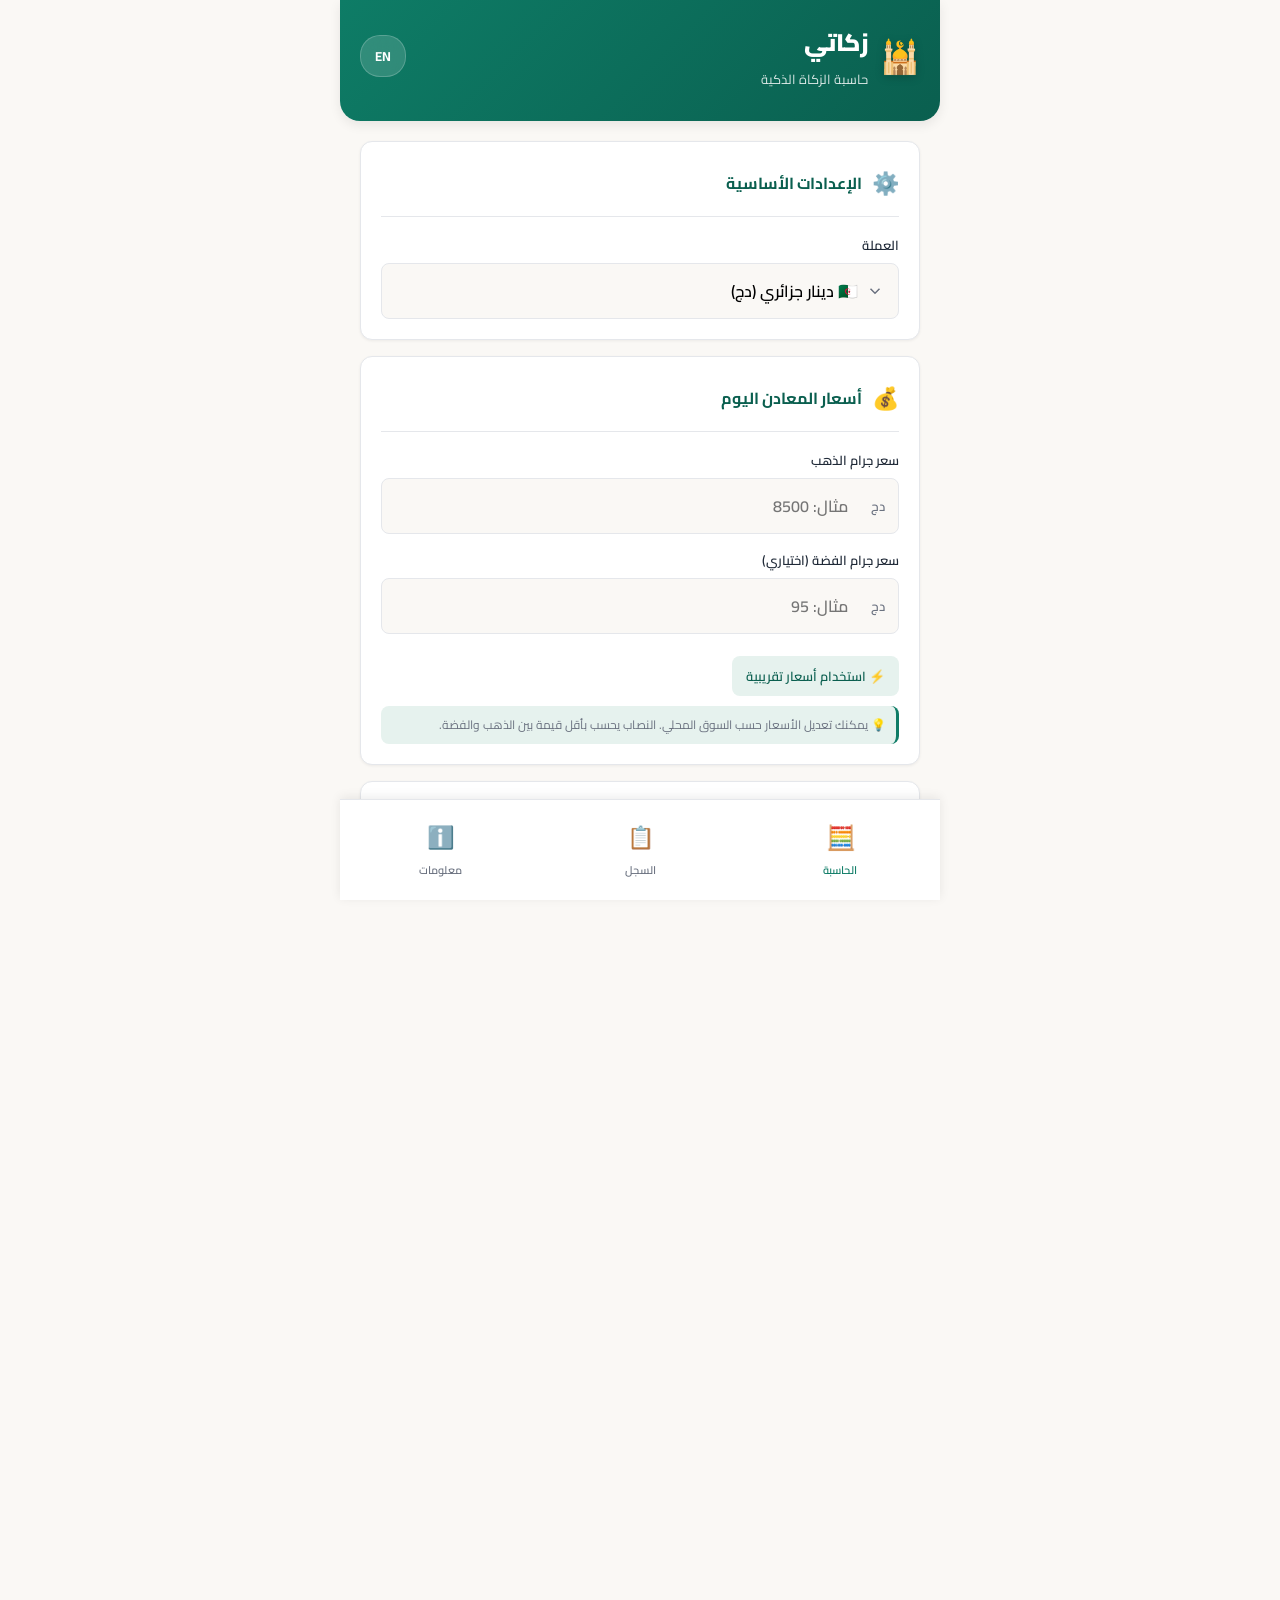
<file: index.html>
<!DOCTYPE html>
<html lang="ar" dir="rtl">
<head>
  <meta charset="UTF-8">
  <meta name="viewport" content="width=device-width, initial-scale=1.0, maximum-scale=1.0, user-scalable=no">
  <meta name="theme-color" content="#0E7C66">
  <title>زكاتي - حاسبة الزكاة الذكية</title>
  <meta name="monetag" content="0095bf85089b0ebc5e1cf7b31acfb8d2">
  <meta name="description" content="حاسبة زكاة مجانية وسهلة. احسب زكاة المال والذهب والفضة والأسهم في ثوانٍ.">
  <meta name="keywords" content="زكاة, حاسبة زكاة, zakat calculator, زكاة المال, نصاب الزكاة">
  <link rel="manifest" href="manifest.json">
  <link rel="icon" type="image/svg+xml" href="data:image/svg+xml;utf8,<svg xmlns='http://www.w3.org/2000/svg' viewBox='0 0 100 100'><rect width='100' height='100' rx='20' fill='%230E7C66'/><text x='50' y='72' text-anchor='middle' font-size='70' fill='%23D4A574' font-family='Arial' font-weight='bold'>ز</text></svg>">
  <link rel="apple-touch-icon" href="data:image/svg+xml;utf8,<svg xmlns='http://www.w3.org/2000/svg' viewBox='0 0 100 100'><rect width='100' height='100' rx='20' fill='%230E7C66'/><text x='50' y='72' text-anchor='middle' font-size='70' fill='%23D4A574' font-family='Arial' font-weight='bold'>ز</text></svg>">
  <link rel="preconnect" href="https://fonts.googleapis.com">
  <link rel="preconnect" href="https://fonts.gstatic.com" crossorigin>
  <link href="https://fonts.googleapis.com/css2?family=Cairo:wght@400;600;700;900&family=Inter:wght@400;600;700&display=swap" rel="stylesheet">
  <link rel="stylesheet" href="styles.css">

  <!-- ============ Monetag In-Page Push ============
       منطقة الجوال: 11943125
       منطقة الكمبيوتر: 11943118
       يتم تحميل منطقة واحدة فقط حسب الجهاز، حتى لا يظهر إعلانان معاً. -->
  <script>
    (function () {
      var zone = window.matchMedia('(max-width: 820px)').matches ? '11943125' : '11943118';
      var s = document.createElement('script');
      s.dataset.zone = zone;
      s.src = 'https://nap5k.com/tag.min.js';
      ([document.documentElement, document.body].filter(Boolean).pop()).appendChild(s);
    })();
  </script>
</head>
<body>
  <div class="app">
    <header class="app-header">
      <div class="header-inner">
        <div class="logo-wrap">
          <div class="logo-icon">🕌</div>
          <div>
            <h1 class="app-title" data-i18n="appTitle">زكاتي</h1>
            <p class="app-tagline" data-i18n="appTagline">حاسبة الزكاة الذكية</p>
          </div>
        </div>
        <button class="lang-toggle" id="lang-toggle" aria-label="Language">
          <span id="lang-flag">EN</span>
        </button>
      </div>
    </header>

    <main class="app-main">
      <!-- ============ Calculator Screen ============ -->
      <section class="screen active" id="screen-calculator">
        <div class="card">
          <div class="card-header">
            <span class="card-icon">⚙️</span>
            <h2 class="card-title" data-i18n="settingsTitle">الإعدادات الأساسية</h2>
          </div>
          <div class="form-group">
            <label for="currency" data-i18n="currencyLabel">العملة</label>
            <select id="currency" class="select">
              <option value="DZD">🇩🇿 دينار جزائري (دج)</option>
              <option value="SAR">🇸🇦 ريال سعودي (ر.س)</option>
              <option value="AED">🇦🇪 درهم إماراتي (د.إ)</option>
              <option value="EGP">🇪🇬 جنيه مصري (ج.م)</option>
              <option value="MAD">🇲🇦 درهم مغربي (د.م)</option>
              <option value="TND">🇹🇳 دينار تونسي (د.ت)</option>
              <option value="USD">🇺🇸 دولار أمريكي ($)</option>
              <option value="EUR">🇪🇺 يورو (€)</option>
              <option value="GBP">🇬🇧 جنيه إسترليني (£)</option>
            </select>
          </div>
        </div>

        <div class="card">
          <div class="card-header">
            <span class="card-icon">💰</span>
            <h2 class="card-title" data-i18n="metalsTitle">أسعار المعادن اليوم</h2>
          </div>
          <div class="form-group">
            <label for="gold-price" data-i18n="goldPriceLabel">سعر جرام الذهب</label>
            <div class="input-wrap">
              <input type="number" inputmode="decimal" id="gold-price" class="input" placeholder="مثال: 8500" data-i18n-placeholder="goldPricePlaceholder">
              <span class="input-suffix" id="currency-suffix-gold">دج</span>
            </div>
          </div>
          <div class="form-group">
            <label for="silver-price" data-i18n="silverPriceLabel">سعر جرام الفضة (اختياري)</label>
            <div class="input-wrap">
              <input type="number" inputmode="decimal" id="silver-price" class="input" placeholder="مثال: 95" data-i18n-placeholder="silverPricePlaceholder">
              <span class="input-suffix" id="currency-suffix-silver">دج</span>
            </div>
          </div>
          <button class="link-btn" id="use-default-prices" data-i18n="useDefaultPrices">استخدام أسعار تقريبية</button>
          <p class="hint-text" data-i18n="metalsHint">💡 يمكنك تعديل الأسعار حسب السوق المحلي. النصاب يحسب بأقل قيمة بين الذهب والفضة.</p>
        </div>

        <div class="card">
          <div class="card-header">
            <span class="card-icon">📊</span>
            <h2 class="card-title" data-i18n="wealthTitle">الثروة التي تملكها لمدة حول</h2>
          </div>
          <div class="form-group">
            <label for="cash" data-i18n="cashLabel">النقود (في البنك، في البيت)</label>
            <div class="input-wrap">
              <input type="number" inputmode="decimal" id="cash" class="input" placeholder="0" data-i18n-placeholder="zero">
              <span class="input-suffix" id="currency-suffix-cash">دج</span>
            </div>
          </div>
          <div class="form-group">
            <label for="gold-grams" data-i18n="goldGramsLabel">الذهب (بالجرامات)</label>
            <div class="input-wrap">
              <input type="number" inputmode="decimal" id="gold-grams" class="input" placeholder="0" data-i18n-placeholder="zero">
              <span class="input-suffix" data-i18n="gram">جرام</span>
            </div>
          </div>
          <div class="form-group">
            <label for="silver-grams" data-i18n="silverGramsLabel">الفضة (بالجرامات)</label>
            <div class="input-wrap">
              <input type="number" inputmode="decimal" id="silver-grams" class="input" placeholder="0" data-i18n-placeholder="zero">
              <span class="input-suffix" data-i18n="gram">جرام</span>
            </div>
          </div>
          <div class="form-group">
            <label for="investments" data-i18n="investmentsLabel">الاستثمارات / الأسهم</label>
            <div class="input-wrap">
              <input type="number" inputmode="decimal" id="investments" class="input" placeholder="0" data-i18n-placeholder="zero">
              <span class="input-suffix" id="currency-suffix-invest">دج</span>
            </div>
          </div>
          <div class="form-group">
            <label for="debts" data-i18n="debtsLabel">الديون المستحقة عليك (اختياري)</label>
            <div class="input-wrap">
              <input type="number" inputmode="decimal" id="debts" class="input" placeholder="0" data-i18n-placeholder="zero">
              <span class="input-suffix" id="currency-suffix-debts">دج</span>
            </div>
          </div>
          <p class="hint-text" data-i18n="debtsHint">💡 الديون المؤجلة (قروض، فواتير) تُخصم من الثروة قبل حساب الزكاة.</p>
        </div>

        <button class="primary-btn" id="calculate-btn">
          <span data-i18n="calculateBtn">احسب الزكاة</span>
          <span class="btn-arrow">←</span>
        </button>

        <div class="result-card hidden" id="result-card">
          <div class="result-header">
            <span class="result-icon" id="result-icon">✅</span>
            <h3 class="result-title" id="result-title" data-i18n="resultTitle">نتيجة الحساب</h3>
          </div>

          <div class="result-row">
            <span class="result-label" data-i18n="totalWealth">إجمالي الثروة</span>
            <span class="result-value" id="total-wealth">0</span>
          </div>
          <div class="result-row">
            <span class="result-label" data-i18n="nisabThreshold">نصاب الزكاة</span>
            <span class="result-value" id="nisab-value">0</span>
          </div>
          <div class="result-divider"></div>
          <div class="result-row result-row-main">
            <span class="result-label" data-i18n="zakatDue">الزكاة المستحقة (2.5%)</span>
            <span class="result-value-main" id="zakat-due">0</span>
          </div>

          <div class="result-breakdown" id="result-breakdown"></div>

          <div class="result-actions">
            <button class="action-btn" id="save-btn">
              <span>💾</span>
              <span data-i18n="saveBtn">حفظ في السجل</span>
            </button>
            <button class="action-btn" id="share-btn">
              <span>📤</span>
              <span data-i18n="shareBtn">مشاركة</span>
            </button>
            <button class="action-btn" id="reset-btn">
              <span>🔄</span>
              <span data-i18n="resetBtn">حساب جديد</span>
            </button>
          </div>

          <p class="disclaimer" data-i18n="disclaimer">⚠️ هذه الأداة مساعدة فقط. يُرجى التحقق من أهل العلم للمزيد من الدقة.</p>
        </div>

      </section>

      <!-- ============ History Screen ============ -->
      <section class="screen" id="screen-history">
        <div class="screen-header">
          <h2 class="screen-title" data-i18n="historyTitle">سجل الحسابات</h2>
          <button class="clear-btn" id="clear-history" data-i18n="clearAll">مسح الكل</button>
        </div>
        <div id="history-list" class="history-list">
          <div class="empty-state" id="empty-history">
            <span class="empty-icon">📭</span>
            <p data-i18n="emptyHistory">لا توجد حسابات محفوظة بعد</p>
            <p class="empty-sub" data-i18n="emptyHistorySub">ابدئي بحساب زكاتك من شاشة الحاسبة</p>
          </div>
        </div>
      </section>

      <!-- ============ About Screen ============ -->
      <section class="screen" id="screen-about">
        <div class="about-card">
          <div class="about-hero">
            <div class="about-icon">🕌</div>
            <h2 data-i18n="aboutTitle">عن تطبيق زكاتي</h2>
          </div>
          <p data-i18n="aboutP1">تطبيق <strong>زكاتي</strong> يساعدك على حساب زكاتك بدقة وسهولة وفقاً لأحكام الشريعة الإسلامية، اعتماداً على المذهب الحنفي (الأكثر اتباعاً).</p>
          <p data-i18n="aboutP2">كل الحسابات تتم على جهازك فقط — لا نجمع أي بيانات شخصية.</p>

          <h3 class="section-title" data-i18n="featuresTitle">المميزات</h3>
          <ul class="features-list">
            <li data-i18n="feature1">✅ حساب زكاة المال والذهب والفضة</li>
            <li data-i18n="feature2">✅ يدعم 9 عملات مختلفة</li>
            <li data-i18n="feature3">✅ يعمل بدون إنترنت</li>
            <li data-i18n="feature4">✅ يحفظ سجل حساباتك محلياً</li>
            <li data-i18n="feature5">✅ سهل الاستخدام بتصميم بسيط</li>
          </ul>

          <h3 class="section-title" data-i18n="howToTitle">كيفية الحساب</h3>
          <ol class="how-to-list">
            <li data-i18n="howTo1">أدخلي سعر جرام الذهب الحالي في بلدك</li>
            <li data-i18n="howTo2">أدخلي المبلغ الذي تملكينه لمدة حول (سنة قمرية)</li>
            <li data-i18n="howTo3">خصصي الديون المؤجلة (اختياري)</li>
            <li data-i18n="howTo4">اضغطي "احسب الزكاة" لمعرفة المبلغ المستحق</li>
          </ol>

          <h3 class="section-title" data-i18n="madhabTitle">المنهج الفقهي</h3>
          <p data-i18n="madhabP">التطبيق يعتمد على <strong>المذهب الحنفي</strong>، وهو المذهب الأكثر انتشاراً. النصاب 85 جراماً من الذهب الخالص، ومقدار الزكاة 2.5% من الثروة التي تجاوزت النصاب.</p>

          <h3 class="section-title" data-i18n="disclaimerTitle">تنبيه مهم</h3>
          <p data-i18n="disclaimerP">هذا التطبيق أداة مساعدة تقريبية. للتباين في المسائل الفقهية، يُرجى استشارة أهل العلم المتخصصين. التطبيق لا يتحمل مسؤولية أي خطأ في الحساب.</p>

          <h3 class="section-title" data-i18n="contactTitle">تواصل معنا</h3>
          <p data-i18n="contactP">للاقتراحات أو الإبلاغ عن مشكلة، راسلنا على: <a href="mailto:contact@zakati.app">contact@zakati.app</a></p>

          <div class="about-footer">
            <p>صُنع بـ ❤️ لخدمة المسلمين</p>
            <p class="version">الإصدار 1.0.0</p>
          </div>
        </div>
      </section>

    </main>

    <nav class="bottom-nav">
      <button class="nav-btn active" data-screen="calculator">
        <span class="nav-icon">🧮</span>
        <span class="nav-label" data-i18n="navCalculator">الحاسبة</span>
      </button>
      <button class="nav-btn" data-screen="history">
        <span class="nav-icon">📋</span>
        <span class="nav-label" data-i18n="navHistory">السجل</span>
      </button>
      <button class="nav-btn" data-screen="about">
        <span class="nav-icon">ℹ️</span>
        <span class="nav-label" data-i18n="navAbout">معلومات</span>
      </button>
    </nav>

    <div class="toast" id="toast"></div>
  </div>

  <script src="app.js"></script>
</body>
              </html>
</file>
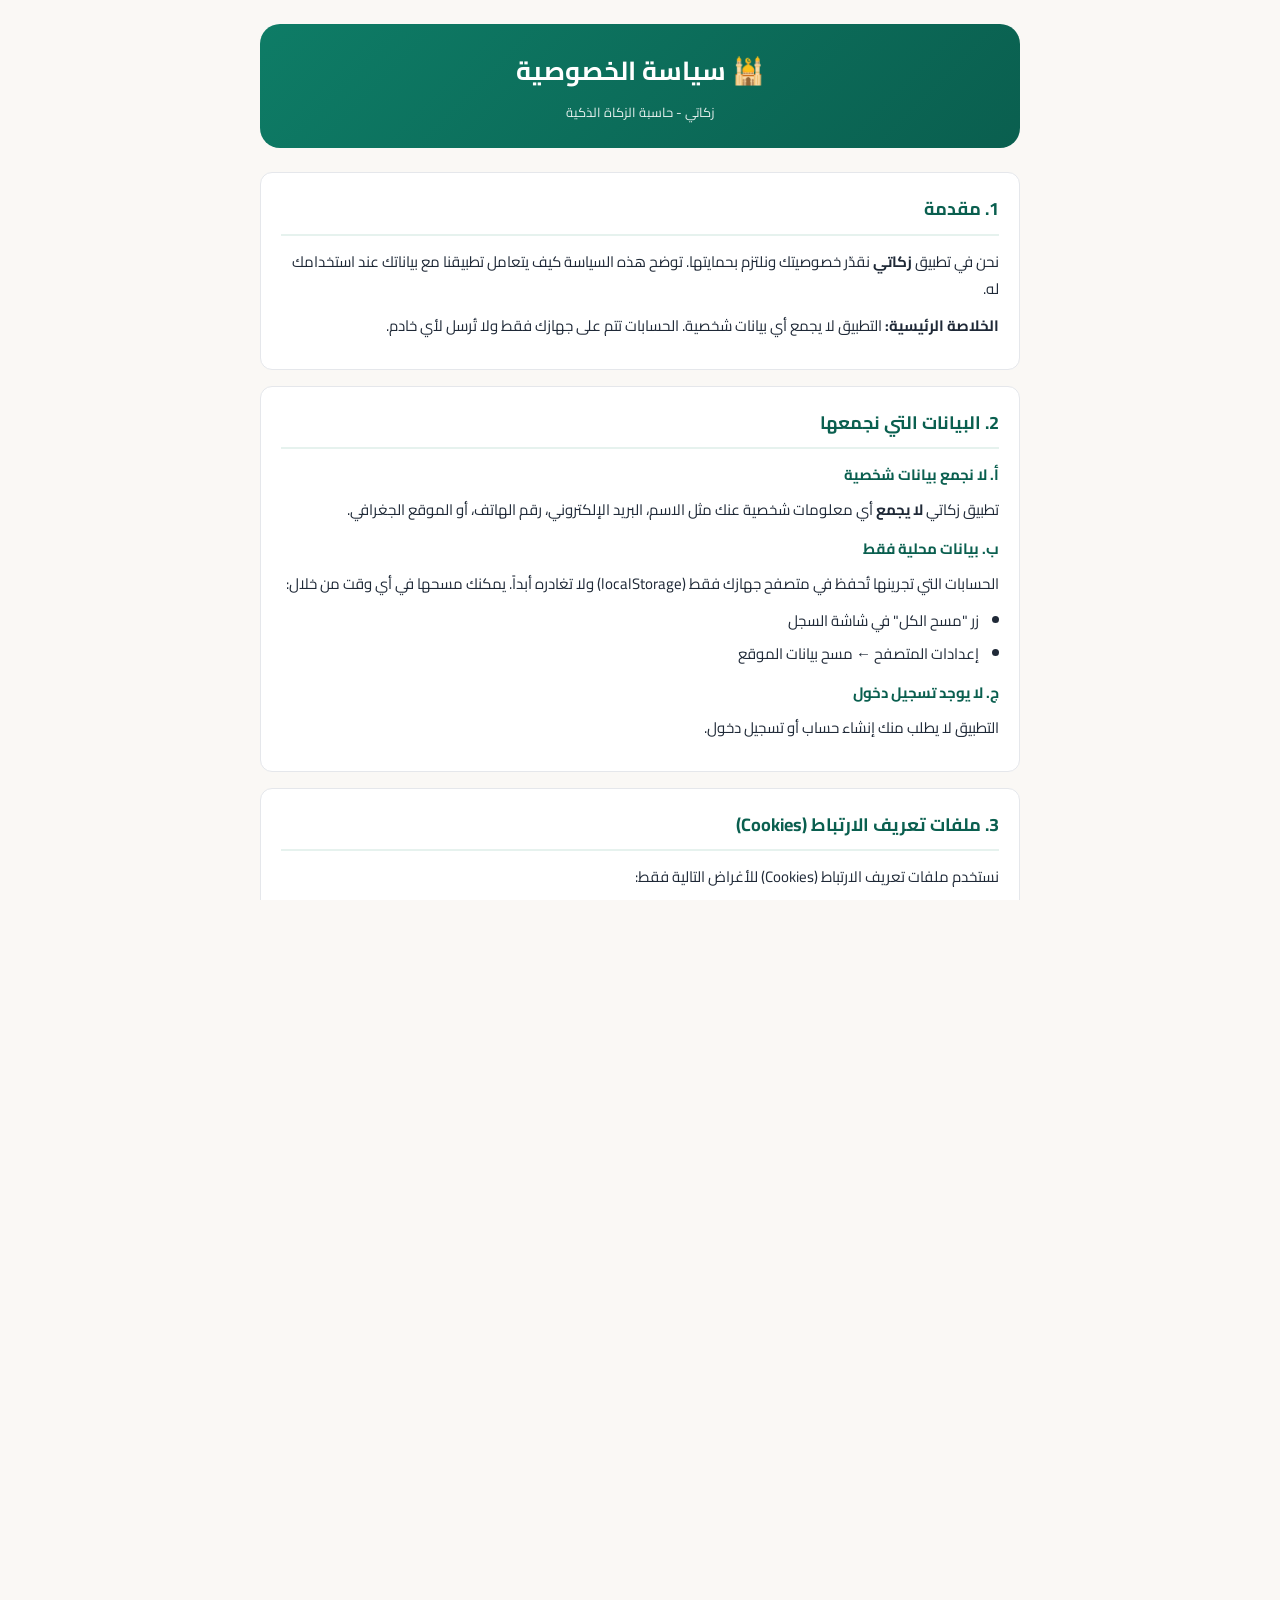
<file: privacy.html>
<!DOCTYPE html>
<html lang="ar" dir="rtl">
<head>
  <meta charset="UTF-8">
  <meta name="viewport" content="width=device-width, initial-scale=1.0">
  <meta name="theme-color" content="#0E7C66">
  <title>سياسة الخصوصية - زكاتي</title>
  <meta name="description" content="سياسة الخصوصية لتطبيق زكاتي - حاسبة الزكاة الذكية">
  <link rel="icon" type="image/svg+xml" href="data:image/svg+xml;utf8,<svg xmlns='http://www.w3.org/2000/svg' viewBox='0 0 100 100'><rect width='100' height='100' rx='20' fill='%230E7C66'/><text x='50' y='72' text-anchor='middle' font-size='70' fill='%23D4A574' font-family='Arial' font-weight='bold'>ز</text></svg>">
  <link rel="preconnect" href="https://fonts.googleapis.com">
  <link rel="preconnect" href="https://fonts.gstatic.com" crossorigin>
  <link href="https://fonts.googleapis.com/css2?family=Cairo:wght@400;600;700;900&display=swap" rel="stylesheet">
  <link rel="stylesheet" href="styles.css">
  <style>
    .privacy-page {
      max-width: 800px;
      margin: 0 auto;
      padding: 24px 20px 100px;
      font-size: 15px;
      line-height: 1.8;
    }
    .privacy-header {
      background: linear-gradient(135deg, var(--primary) 0%, var(--primary-dark) 100%);
      color: white;
      padding: 24px 20px;
      border-radius: var(--radius-lg);
      margin-bottom: 24px;
      text-align: center;
    }
    .privacy-header h1 {
      font-size: 26px;
      margin-bottom: 6px;
    }
    .privacy-header p {
      opacity: 0.9;
      font-size: 13px;
    }
    .privacy-section {
      background: var(--card-bg);
      border-radius: var(--radius-md);
      padding: 20px;
      margin-bottom: 16px;
      border: 1px solid var(--border);
    }
    .privacy-section h2 {
      font-size: 18px;
      color: var(--primary-dark);
      margin-bottom: 12px;
      padding-bottom: 8px;
      border-bottom: 2px solid var(--primary-light);
    }
    .privacy-section h3 {
      font-size: 15px;
      color: var(--primary-dark);
      margin: 12px 0 8px;
    }
    .privacy-section p {
      margin-bottom: 10px;
      color: var(--text);
    }
    .privacy-section ul {
      padding-right: 20px;
      margin-bottom: 10px;
    }
    .privacy-section li {
      margin-bottom: 6px;
      color: var(--text);
    }
    .back-link {
      display: inline-block;
      background: var(--primary);
      color: white;
      padding: 10px 20px;
      border-radius: var(--radius-sm);
      font-weight: 600;
      margin-top: 20px;
      text-decoration: none;
    }
    .back-link:hover {
      background: var(--primary-dark);
    }
    .last-updated {
      text-align: center;
      color: var(--text-light);
      font-size: 12px;
      margin-top: 24px;
    }
    .lang-en .privacy-page { direction: ltr; text-align: left; }
    .lang-en .privacy-section ul { padding-right: 0; padding-left: 20px; }
  </style>
</head>
<body>
  <div class="privacy-page">
    <div class="privacy-header">
      <h1>🕌 سياسة الخصوصية</h1>
      <p>زكاتي - حاسبة الزكاة الذكية</p>
    </div>

    <div class="privacy-section">
      <h2>1. مقدمة</h2>
      <p>نحن في تطبيق <strong>زكاتي</strong> نقدّر خصوصيتك ونلتزم بحمايتها. توضح هذه السياسة كيف يتعامل تطبيقنا مع بياناتك عند استخدامك له.</p>
      <p><strong>الخلاصة الرئيسية:</strong> التطبيق لا يجمع أي بيانات شخصية. الحسابات تتم على جهازك فقط ولا تُرسل لأي خادم.</p>
    </div>

    <div class="privacy-section">
      <h2>2. البيانات التي نجمعها</h2>

      <h3>أ. لا نجمع بيانات شخصية</h3>
      <p>تطبيق زكاتي <strong>لا يجمع</strong> أي معلومات شخصية عنك مثل الاسم، البريد الإلكتروني، رقم الهاتف، أو الموقع الجغرافي.</p>

      <h3>ب. بيانات محلية فقط</h3>
      <p>الحسابات التي تجرينها تُحفظ في متصفح جهازك فقط (localStorage) ولا تغادره أبداً. يمكنك مسحها في أي وقت من خلال:</p>
      <ul>
        <li>زر "مسح الكل" في شاشة السجل</li>
        <li>إعدادات المتصفح ← مسح بيانات الموقع</li>
      </ul>

      <h3>ج. لا يوجد تسجيل دخول</h3>
      <p>التطبيق لا يطلب منك إنشاء حساب أو تسجيل دخول.</p>
    </div>

    <div class="privacy-section">
      <h2>3. ملفات تعريف الارتباط (Cookies)</h2>
      <p>نستخدم ملفات تعريف الارتباط (Cookies) للأغراض التالية فقط:</p>
      <ul>
        <li><strong>حفظ تفضيلاتك:</strong> اللغة المختارة، العملة، سجل الحسابات</li>
        <li><strong>عرض الإعلانات:</strong> شبكة Monetag قد تستخدم Cookies لعرض إعلانات ملائمة</li>
      </ul>
      <p>يمكنك تعطيل Cookies من إعدادات المتصفح، لكن هذا قد يؤثر على وظائف التطبيق.</p>
    </div>

    <div class="privacy-section">
      <h2>4. الإعلانات (Monetag)</h2>
      <p>يدعم التطبيق نفسه من خلال إعلانات شبكة <strong>Monetag</strong>، وهي شبكة إعلانية معتمدة وموثوقة.</p>

      <h3>ما تجمعه Monetag:</h3>
      <ul>
        <li>معرّفات إعلانية مجهولة (Advertising ID)</li>
        <li>معلومات عامة عن الجهاز ونظام التشغيل</li>
        <li>نوع المتصفح واللغة</li>
        <li>البلد (تقريبي)</li>
      </ul>

      <h3>ما لا تجمعه Monetag:</h3>
      <ul>
        <li>اسمك أو معلوماتك الشخصية</li>
        <li>بياناتك المالية أو الدينية</li>
        <li>محتوى الحسابات التي تجرينها</li>
      </ul>

      <p><strong>للاطلاع على سياسة خصوصية Monetag الكاملة:</strong> <a href="https://monetag.com/privacy-policy" target="_blank" rel="noopener">monetag.com/privacy-policy</a></p>
    </div>

    <div class="privacy-section">
      <h2>5. الإشعارات (Push Notifications)</h2>
      <p>قد يطلب منك التطبيق الإذن لتلقي إشعارات. هذا الإذن <strong>اختياري تماماً</strong>، ويمكنك رفضه أو إيقافه في أي وقت من إعدادات المتصفح.</p>
      <p>الإشعارات تستخدم فقط لعرض التذكيرات والمحتوى، ولا تُستخدم لجمع بيانات شخصية.</p>
    </div>

    <div class="privacy-section">
      <h2>6. الأطفال</h2>
      <p>التطبيق مناسب لجميع الأعمار. لا نجمع بيانات من الأطفال بشكل متعمد، ولا نطلب معلومات شخصية من أي فئة عمرية.</p>
    </div>

    <div class="privacy-section">
      <h2>7. الأمان</h2>
      <p>التطبيق يعمل بالكامل على جهازك ولا يرسل أي بيانات حساسة عبر الإنترنت. الحسابات المالية تبقى في جهازك فقط.</p>
      <p>للأمان الإضافي، نوصي بـ:</p>
      <ul>
        <li>تحديث المتصفح ونظام التشغيل بانتظام</li>
        <li>عدم مشاركة جهازك مع أشخاص آخرين إذا كان سجل الحسابات خاصاً</li>
      </ul>
    </div>

    <div class="privacy-section">
      <h2>8. التغييرات على هذه السياسة</h2>
      <p>قد نحدّث هذه السياسة من وقت لآخر. سنُعلمك بأي تغييرات جوهرية من خلال التطبيق. تاريخ آخر تحديث يظهر في أسفل الصفحة.</p>
    </div>

    <div class="privacy-section">
      <h2>9. التواصل معنا</h2>
      <p>إذا كان لديك أي أسئلة أو مخاوف بشأن الخصوصية، راسلنا على:</p>
      <ul>
        <li>📧 البريد الإلكتروني: <a href="mailto:contact@zakati.app">contact@zakati.app</a></li>
      </ul>
      <p>سنرد على استفسارك خلال 48 ساعة.</p>
    </div>

    <a href="index.html" class="back-link">← العودة للتطبيق</a>

    <p class="last-updated">آخر تحديث: 2026</p>
  </div>
</body>
  </html>
</file>
<file: styles.css>
/* ============ Reset & Base ============ */
*, *::before, *::after {
  box-sizing: border-box;
  margin: 0;
  padding: 0;
}

:root {
  --primary: #0E7C66;
  --primary-dark: #0A5F4F;
  --primary-light: #E6F2EE;
  --gold: #D4A574;
  --gold-dark: #B8895A;
  --bg: #FAF8F5;
  --card-bg: #FFFFFF;
  --text: #1F2937;
  --text-light: #6B7280;
  --border: #E5E7EB;
  --success: #10B981;
  --error: #EF4444;
  --warning: #F59E0B;
  --shadow-sm: 0 1px 3px rgba(0,0,0,0.06);
  --shadow-md: 0 4px 12px rgba(0,0,0,0.08);
  --shadow-lg: 0 10px 30px rgba(0,0,0,0.12);
  --radius-sm: 8px;
  --radius-md: 12px;
  --radius-lg: 20px;
  --font-ar: 'Cairo', 'Segoe UI', sans-serif;
  --font-en: 'Inter', 'Segoe UI', sans-serif;
}

html, body {
  height: 100%;
  font-family: var(--font-ar);
  background: var(--bg);
  color: var(--text);
  -webkit-font-smoothing: antialiased;
  overflow-x: hidden;
}

body.lang-en {
  font-family: var(--font-en);
  direction: ltr;
  text-align: left;
}

button {
  font-family: inherit;
  cursor: pointer;
  border: none;
  background: none;
}

input, select {
  font-family: inherit;
  font-size: 16px;
}

a { color: var(--primary); text-decoration: none; }

/* ============ App Layout ============ */
.app {
  min-height: 100vh;
  max-width: 600px;
  margin: 0 auto;
  background: var(--bg);
  position: relative;
  padding-bottom: 80px;
}

/* ============ Header ============ */
.app-header {
  background: linear-gradient(135deg, var(--primary) 0%, var(--primary-dark) 100%);
  color: white;
  padding: 20px 20px 30px;
  border-radius: 0 0 var(--radius-lg) var(--radius-lg);
  box-shadow: var(--shadow-md);
  position: sticky;
  top: 0;
  z-index: 50;
}

.header-inner {
  display: flex;
  justify-content: space-between;
  align-items: center;
  gap: 12px;
}

.logo-wrap {
  display: flex;
  align-items: center;
  gap: 12px;
}

.logo-icon {
  font-size: 32px;
  filter: drop-shadow(0 2px 4px rgba(0,0,0,0.2));
}

.app-title {
  font-size: 24px;
  font-weight: 900;
  letter-spacing: -0.5px;
  margin-bottom: 2px;
}

.app-tagline {
  font-size: 13px;
  opacity: 0.85;
  font-weight: 400;
}

.lang-toggle {
  background: rgba(255,255,255,0.15);
  color: white;
  padding: 8px 14px;
  border-radius: 20px;
  font-size: 13px;
  font-weight: 700;
  backdrop-filter: blur(10px);
  border: 1px solid rgba(255,255,255,0.2);
  transition: all 0.2s;
}

.lang-toggle:hover {
  background: rgba(255,255,255,0.25);
  transform: scale(1.05);
}

/* ============ Main ============ */
.app-main {
  padding: 20px;
}

.screen {
  display: none;
  animation: fadeIn 0.3s ease-out;
}

.screen.active {
  display: block;
}

@keyframes fadeIn {
  from { opacity: 0; transform: translateY(10px); }
  to { opacity: 1; transform: translateY(0); }
}

/* ============ Cards ============ */
.card {
  background: var(--card-bg);
  border-radius: var(--radius-md);
  padding: 20px;
  margin-bottom: 16px;
  box-shadow: var(--shadow-sm);
  border: 1px solid var(--border);
}

.card-header {
  display: flex;
  align-items: center;
  gap: 10px;
  margin-bottom: 16px;
  padding-bottom: 12px;
  border-bottom: 1px solid var(--border);
}

.card-icon {
  font-size: 22px;
}

.card-title {
  font-size: 16px;
  font-weight: 700;
  color: var(--primary-dark);
}

/* ============ Forms ============ */
.form-group {
  margin-bottom: 14px;
}

.form-group:last-child {
  margin-bottom: 0;
}

label {
  display: block;
  font-size: 13px;
  font-weight: 600;
  color: var(--text);
  margin-bottom: 6px;
}

.input-wrap {
  position: relative;
  display: flex;
  align-items: center;
}

.input, .select {
  width: 100%;
  padding: 12px 50px 12px 14px;
  border: 1.5px solid var(--border);
  border-radius: var(--radius-sm);
  background: var(--bg);
  transition: all 0.2s;
  font-weight: 600;
}

body.lang-en .input,
body.lang-en .select {
  padding: 12px 14px 12px 50px;
}

.input:focus, .select:focus {
  outline: none;
  border-color: var(--primary);
  background: white;
  box-shadow: 0 0 0 3px rgba(14, 124, 102, 0.1);
}

.input-suffix {
  position: absolute;
  right: 14px;
  color: var(--text-light);
  font-size: 13px;
  font-weight: 600;
  pointer-events: none;
}

body.lang-en .input-suffix {
  right: auto;
  left: 14px;
}

.select {
  appearance: none;
  background-image: url("data:image/svg+xml;charset=UTF-8,%3csvg xmlns='http://www.w3.org/2000/svg' viewBox='0 0 24 24' fill='none' stroke='%236B7280' stroke-width='2'%3e%3cpolyline points='6 9 12 15 18 9'/%3e%3c/svg%3e");
  background-repeat: no-repeat;
  background-position: left 14px center;
  background-size: 18px;
  padding-left: 40px;
}

body:not(.lang-en) .select {
  background-position: right 14px center;
  padding-left: 14px;
  padding-right: 40px;
}

.link-btn {
  background: var(--primary-light);
  color: var(--primary-dark);
  padding: 8px 14px;
  border-radius: var(--radius-sm);
  font-size: 13px;
  font-weight: 600;
  margin-top: 8px;
  transition: all 0.2s;
}

.link-btn:hover {
  background: var(--primary);
  color: white;
}

.hint-text {
  font-size: 12px;
  color: var(--text-light);
  margin-top: 10px;
  line-height: 1.5;
  padding: 10px;
  background: var(--primary-light);
  border-radius: var(--radius-sm);
  border-right: 3px solid var(--primary);
}

body.lang-en .hint-text {
  border-right: none;
  border-left: 3px solid var(--primary);
}

/* ============ Buttons ============ */
.primary-btn {
  width: 100%;
  background: linear-gradient(135deg, var(--primary) 0%, var(--primary-dark) 100%);
  color: white;
  padding: 16px;
  border-radius: var(--radius-md);
  font-size: 16px;
  font-weight: 700;
  box-shadow: 0 4px 14px rgba(14, 124, 102, 0.3);
  transition: all 0.2s;
  display: flex;
  justify-content: center;
  align-items: center;
  gap: 8px;
  margin-top: 8px;
}

.primary-btn:hover {
  transform: translateY(-2px);
  box-shadow: 0 6px 20px rgba(14, 124, 102, 0.4);
}

.primary-btn:active {
  transform: translateY(0);
}

.btn-arrow {
  font-size: 18px;
}

body.lang-en .btn-arrow {
  transform: scaleX(-1);
}

/* ============ Result Card ============ */
.result-card {
  background: linear-gradient(135deg, var(--primary-light) 0%, #ffffff 100%);
  border: 2px solid var(--primary);
  border-radius: var(--radius-md);
  padding: 20px;
  margin-top: 20px;
  animation: slideUp 0.4s ease-out;
}

@keyframes slideUp {
  from { opacity: 0; transform: translateY(20px); }
  to { opacity: 1; transform: translateY(0); }
}

.result-card.hidden {
  display: none;
}

.result-header {
  display: flex;
  align-items: center;
  gap: 10px;
  margin-bottom: 16px;
}

.result-icon {
  font-size: 28px;
}

.result-title {
  font-size: 18px;
  font-weight: 700;
  color: var(--primary-dark);
}

.result-row {
  display: flex;
  justify-content: space-between;
  align-items: center;
  padding: 10px 0;
  border-bottom: 1px dashed rgba(14, 124, 102, 0.15);
}

.result-row:last-of-type {
  border-bottom: none;
}

.result-label {
  font-size: 14px;
  color: var(--text);
  font-weight: 500;
}

.result-value {
  font-size: 16px;
  font-weight: 700;
  color: var(--primary-dark);
}

.result-divider {
  height: 1px;
  background: var(--primary);
  margin: 12px 0;
  opacity: 0.3;
}

.result-row-main {
  background: var(--primary);
  color: white;
  padding: 14px 16px;
  border-radius: var(--radius-sm);
  margin: 12px -6px;
  border: none !important;
}

.result-row-main .result-label,
.result-row-main .result-value-main {
  color: white;
  font-weight: 700;
}

.result-value-main {
  font-size: 22px;
  font-weight: 900;
}

.result-breakdown {
  margin-top: 14px;
  padding-top: 14px;
  border-top: 1px dashed rgba(14, 124, 102, 0.15);
  font-size: 13px;
}

.breakdown-item {
  display: flex;
  justify-content: space-between;
  padding: 4px 0;
  color: var(--text-light);
}

.result-actions {
  display: grid;
  grid-template-columns: 1fr 1fr 1fr;
  gap: 8px;
  margin-top: 16px;
}

.action-btn {
  background: white;
  border: 1.5px solid var(--primary);
  color: var(--primary-dark);
  padding: 10px 8px;
  border-radius: var(--radius-sm);
  font-size: 12px;
  font-weight: 600;
  display: flex;
  flex-direction: column;
  align-items: center;
  gap: 4px;
  transition: all 0.2s;
}

.action-btn span:first-child {
  font-size: 18px;
}

.action-btn:hover {
  background: var(--primary);
  color: white;
  transform: translateY(-2px);
}

.disclaimer {
  font-size: 11px;
  color: var(--text-light);
  margin-top: 14px;
  padding: 10px;
  background: rgba(245, 158, 11, 0.08);
  border-radius: var(--radius-sm);
  line-height: 1.5;
  text-align: center;
}

/* ============ Screen Headers ============ */
.screen-header {
  display: flex;
  justify-content: space-between;
  align-items: center;
  margin-bottom: 16px;
}

.screen-title {
  font-size: 20px;
  font-weight: 700;
  color: var(--primary-dark);
}

.clear-btn {
  color: var(--error);
  font-size: 13px;
  font-weight: 600;
  padding: 6px 12px;
  border-radius: var(--radius-sm);
  background: rgba(239, 68, 68, 0.08);
}

.clear-btn:hover {
  background: rgba(239, 68, 68, 0.15);
}

/* ============ History ============ */
.history-list {
  display: flex;
  flex-direction: column;
  gap: 12px;
}

.empty-state {
  text-align: center;
  padding: 60px 20px;
  color: var(--text-light);
}

.empty-icon {
  font-size: 48px;
  display: block;
  margin-bottom: 12px;
  opacity: 0.5;
}

.empty-state p {
  font-size: 15px;
  font-weight: 600;
  margin-bottom: 6px;
}

.empty-sub {
  font-size: 13px;
  font-weight: 400 !important;
  opacity: 0.7;
}

.history-item {
  background: var(--card-bg);
  border-radius: var(--radius-md);
  padding: 16px;
  box-shadow: var(--shadow-sm);
  border: 1px solid var(--border);
  display: flex;
  justify-content: space-between;
  align-items: center;
  gap: 12px;
  transition: all 0.2s;
}

.history-item:hover {
  box-shadow: var(--shadow-md);
  transform: translateY(-2px);
}

.history-info {
  flex: 1;
}

.history-date {
  font-size: 12px;
  color: var(--text-light);
  margin-bottom: 4px;
}

.history-wealth {
  font-size: 13px;
  color: var(--text);
  font-weight: 500;
}

.history-zakat {
  font-size: 18px;
  font-weight: 900;
  color: var(--primary-dark);
}

.history-delete {
  color: var(--error);
  font-size: 18px;
  padding: 8px;
  border-radius: 50%;
  transition: all 0.2s;
}

.history-delete:hover {
  background: rgba(239, 68, 68, 0.1);
}

/* ============ About Screen ============ */
.about-card {
  background: var(--card-bg);
  border-radius: var(--radius-md);
  padding: 24px;
  box-shadow: var(--shadow-sm);
  border: 1px solid var(--border);
}

.about-hero {
  text-align: center;
  margin-bottom: 20px;
  padding-bottom: 20px;
  border-bottom: 1px solid var(--border);
}

.about-icon {
  font-size: 56px;
  margin-bottom: 8px;
}

.about-hero h2 {
  font-size: 22px;
  color: var(--primary-dark);
}

.about-card p {
  font-size: 14px;
  line-height: 1.7;
  margin-bottom: 14px;
  color: var(--text);
}

.section-title {
  font-size: 16px;
  font-weight: 700;
  color: var(--primary-dark);
  margin: 20px 0 12px;
  padding-bottom: 6px;
  border-bottom: 2px solid var(--primary-light);
}

.features-list, .how-to-list {
  list-style: none;
  padding: 0;
}

.features-list li, .how-to-list li {
  font-size: 14px;
  padding: 8px 0;
  line-height: 1.6;
  color: var(--text);
}

.how-to-list {
  counter-reset: item;
  padding-right: 0;
}

body.lang-en .how-to-list {
  padding-left: 0;
}

.how-to-list li {
  counter-increment: item;
  padding-right: 32px;
  position: relative;
}

body.lang-en .how-to-list li {
  padding-right: 0;
  padding-left: 32px;
}

.how-to-list li::before {
  content: counter(item);
  position: absolute;
  right: 0;
  top: 8px;
  width: 24px;
  height: 24px;
  background: var(--primary);
  color: white;
  border-radius: 50%;
  display: flex;
  align-items: center;
  justify-content: center;
  font-size: 12px;
  font-weight: 700;
}

body.lang-en .how-to-list li::before {
  right: auto;
  left: 0;
}

.about-footer {
  text-align: center;
  margin-top: 24px;
  padding-top: 16px;
  border-top: 1px solid var(--border);
  color: var(--text-light);
}

.version {
  font-size: 12px;
  opacity: 0.7;
  margin-top: 4px;
}

/* ============ Bottom Nav ============ */
.bottom-nav {
  position: fixed;
  bottom: 0;
  left: 0;
  right: 0;
  max-width: 600px;
  margin: 0 auto;
  background: white;
  display: flex;
  justify-content: space-around;
  padding: 8px 0 12px;
  box-shadow: 0 -2px 10px rgba(0,0,0,0.08);
  border-top: 1px solid var(--border);
  z-index: 50;
}

.nav-btn {
  flex: 1;
  display: flex;
  flex-direction: column;
  align-items: center;
  gap: 2px;
  padding: 8px;
  color: var(--text-light);
  transition: all 0.2s;
}

.nav-btn.active {
  color: var(--primary);
}

.nav-btn.active .nav-icon {
  transform: scale(1.1);
}

.nav-icon {
  font-size: 22px;
  transition: all 0.2s;
}

.nav-label {
  font-size: 11px;
  font-weight: 600;
}

/* ============ Toast ============ */
.toast {
  position: fixed;
  bottom: 100px;
  left: 50%;
  transform: translateX(-50%) translateY(20px);
  background: var(--text);
  color: white;
  padding: 12px 20px;
  border-radius: var(--radius-md);
  font-size: 14px;
  font-weight: 600;
  box-shadow: var(--shadow-lg);
  opacity: 0;
  pointer-events: none;
  transition: all 0.3s;
  z-index: 100;
  max-width: 90%;
  text-align: center;
}

.toast.show {
  opacity: 1;
  transform: translateX(-50%) translateY(0);
}

.toast.success { background: var(--success); }
.toast.error { background: var(--error); }
.toast.info { background: var(--primary); }

/* ============ Mobile Responsive ============ */
@media (max-width: 380px) {
  .app-title { font-size: 20px; }
  .app-tagline { font-size: 12px; }
  .card { padding: 16px; }
  .result-actions {
    grid-template-columns: 1fr 1fr;
  }
  .action-btn:last-child {
    grid-column: 1 / -1;
    flex-direction: row;
    justify-content: center;
  }
}

/* ============ Dark mode (system) ============ */
@media (prefers-color-scheme: dark) {
  :root {
    --bg: #0F1419;
    --card-bg: #1A2027;
    --text: #E5E7EB;
    --text-light: #9CA3AF;
    --border: #2D3748;
    --primary-light: #1A3A33;
  }
  .hint-text {
    background: var(--primary-light);
  }
  .ad-container {
    background: var(--card-bg);
    border-color: var(--border);
  }
}

/* ============ Ad Containers ============ */
.ad-container {
  display: flex;
  flex-direction: column;
  align-items: center;
  justify-content: center;
  background: var(--card-bg);
  border: 1px dashed var(--border);
  border-radius: var(--radius-md);
  padding: 16px;
  margin: 20px 0;
  min-height: 100px;
  text-align: center;
}

.ad-label {
  font-size: 10px;
  font-weight: 600;
  color: var(--text-light);
  text-transform: uppercase;
  letter-spacing: 0.5px;
  margin-bottom: 8px;
  display: block;
}

.ad-mobile {
  margin: 16px auto;
  max-width: 320px;
}

.ad-desktop {
  display: none;
  margin: 24px auto;
  max-width: 728px;
}

/* Desktop/Tablet: show desktop banner */
@media (min-width: 768px) {
  .ad-desktop {
    display: flex;
  }
  .ad-mobile {
    display: none;
  }
}

/* Make ad scripts not overflow */
.ad-container script,
.ad-container ins {
  max-width: 100% !important;
}

/* Native ad styling */
.ad-native {
  min-height: 120px;
}

.ad-native::before {
  content: "🤝 إعلان يدعم التطبيق مجاناً";
  display: block;
  font-size: 12px;
  color: var(--text-light);
  margin-bottom: 8px;
  font-weight: 500;
  }
</file>
